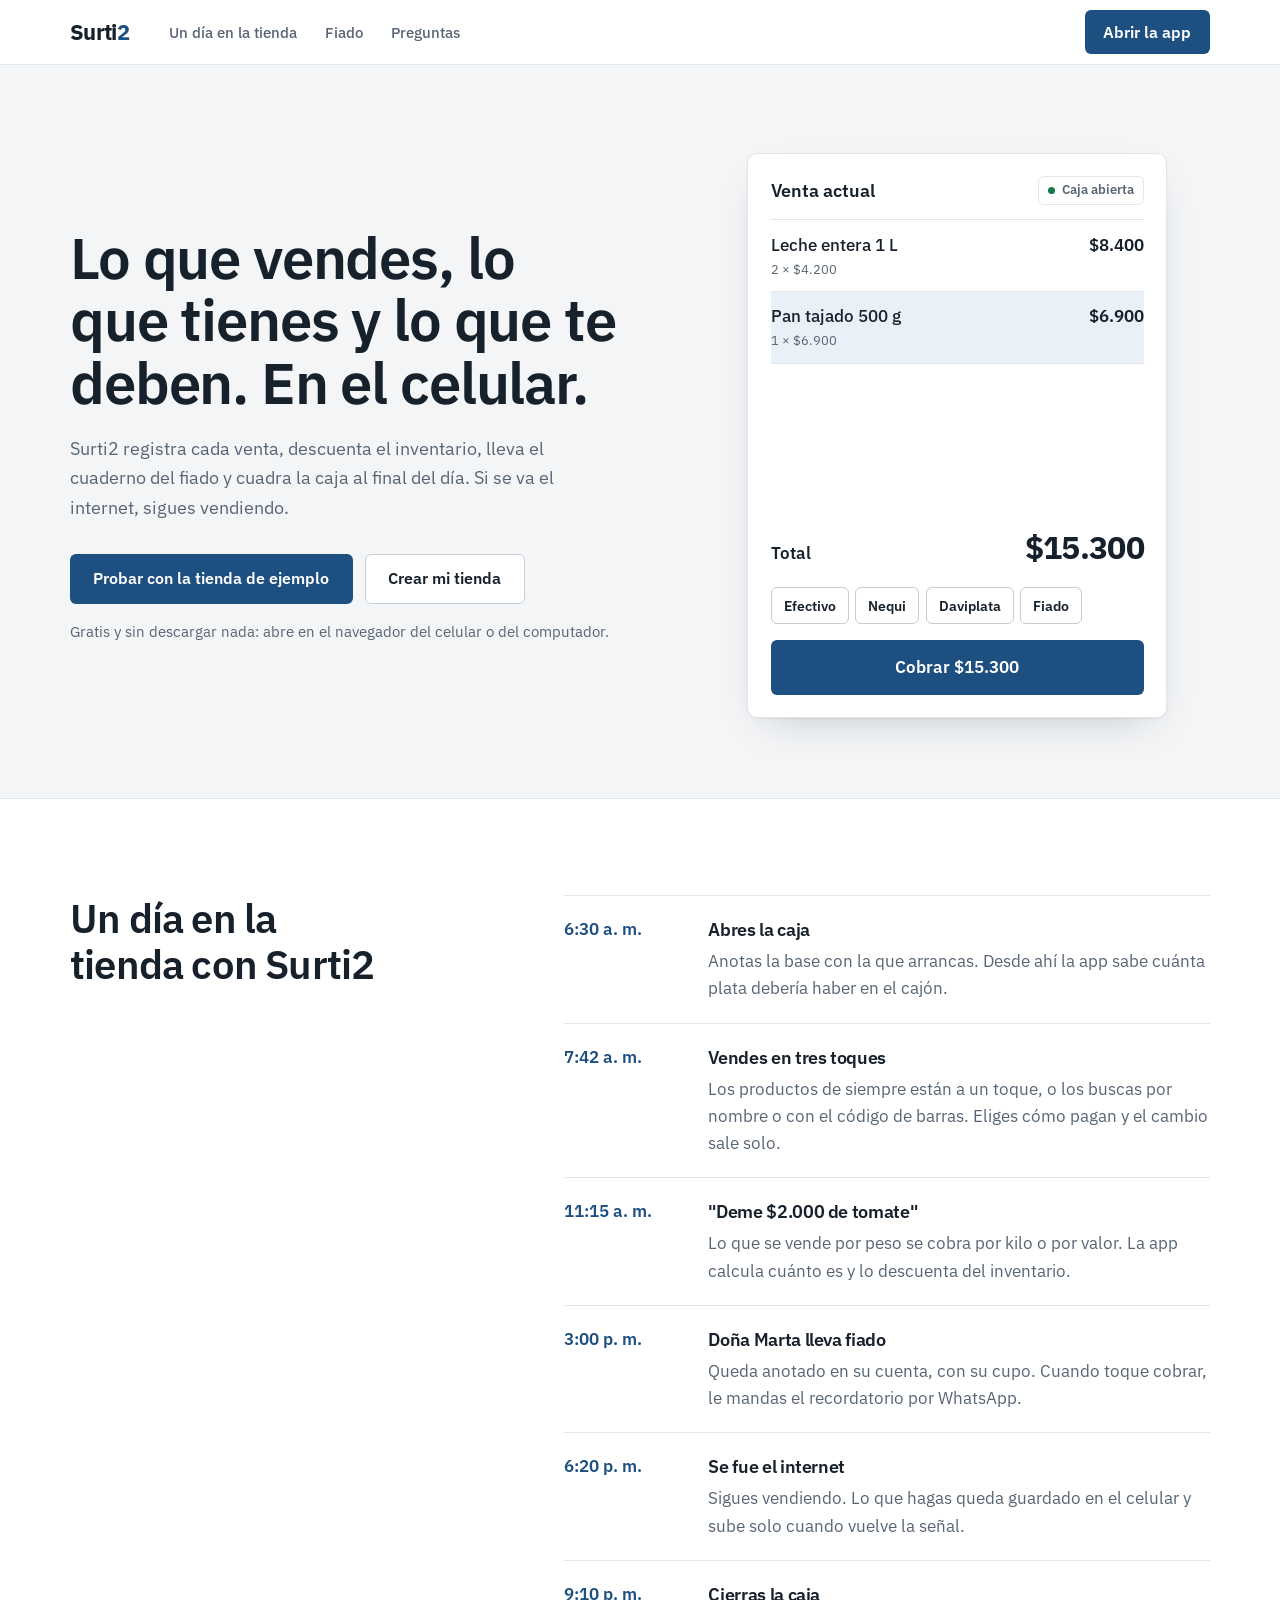
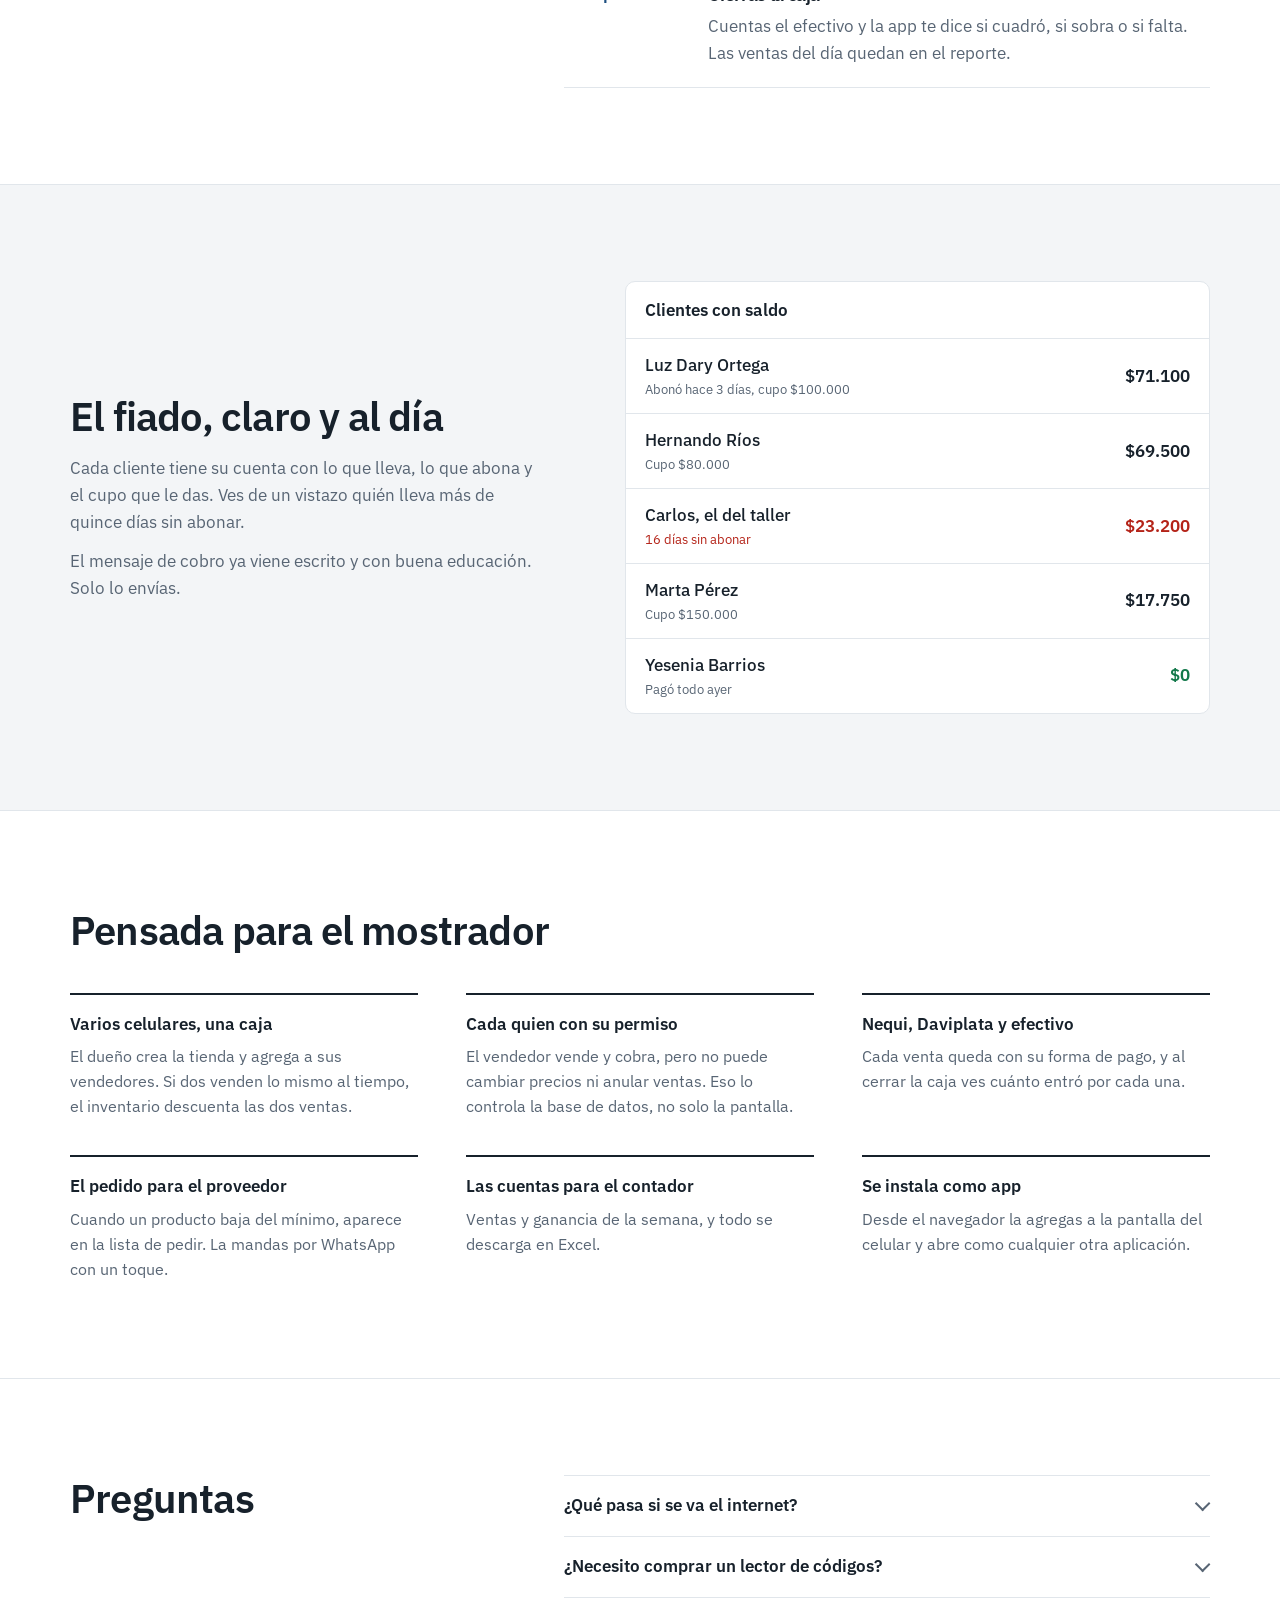
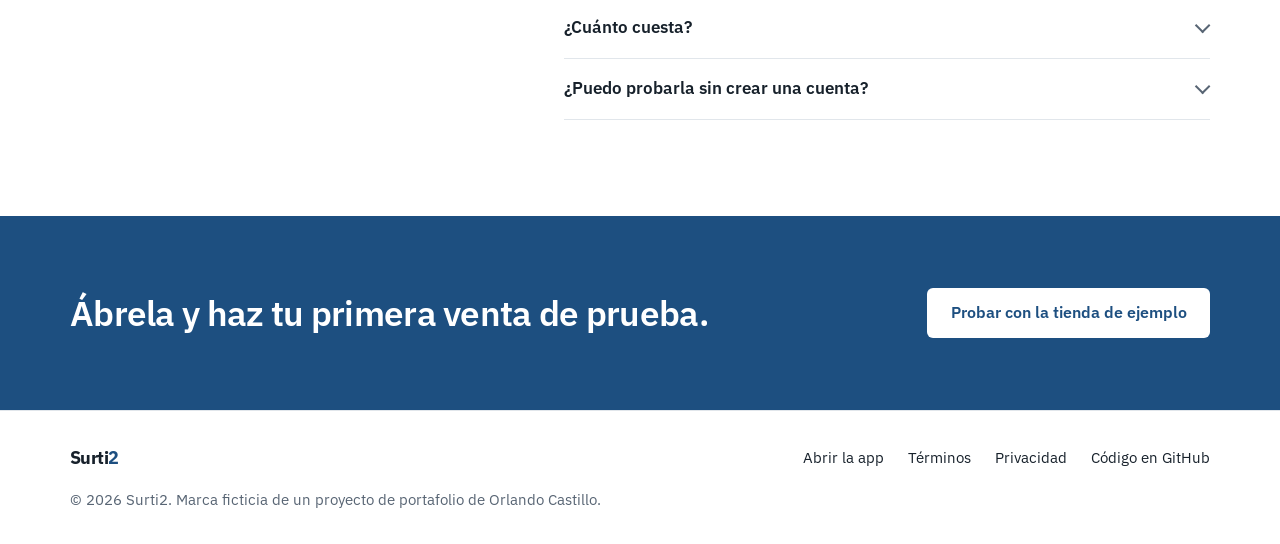
<file: index.html>
<!doctype html>
<html lang="es-CO">
  <head>
    <meta charset="UTF-8" />
    <script src="js/inicio.js"></script>
    <meta name="viewport" content="width=device-width, initial-scale=1.0" />
    <title>Surti2 | Ventas, inventario y fiado para la tienda de barrio</title>
    <meta
      name="description"
      content="Surti2 es la app de la tienda de barrio: registra ventas, descuenta el inventario, lleva el fiado y cuadra la caja desde el celular. Sigue funcionando sin internet."
    />
    <meta name="theme-color" content="#ffffff" />
    <meta property="og:title" content="Surti2, la app de la tienda de barrio" />
    <meta property="og:description" content="Ventas, inventario, fiado y caja en el celular. Sigue funcionando sin internet." />
    <meta property="og:type" content="website" />
    <link rel="icon" href="img/favicon.svg" type="image/svg+xml" />

    <link rel="preload" href="fonts/plex-400.woff2" as="font" type="font/woff2" crossorigin />
    <link rel="preload" href="fonts/plex-600.woff2" as="font" type="font/woff2" crossorigin />
    <link rel="stylesheet" href="css/styles.css" />
  </head>
  <body>
    <a class="skip" href="#contenido">Saltar al contenido</a>

    <header class="nav">
      <div class="container nav__inner">
        <a class="logo" href="#" aria-label="Surti2, inicio">Surti<span class="logo__dos" aria-hidden="true">2</span></a>

        <nav class="nav__links" id="menu" aria-label="Principal">
          <a href="#dia">Un día en la tienda</a>
          <a href="#fiado">Fiado</a>
          <a href="#preguntas">Preguntas</a>
        </nav>

        <div class="nav__actions">
          <a class="btn btn--primary nav__cta" href="app/">Abrir la app</a>
          <button class="nav__burger" type="button" aria-expanded="false" aria-controls="menu" data-menu-toggle>
            <span class="sr-only">Abrir menú</span>
            <span aria-hidden="true"></span>
          </button>
        </div>
      </div>
    </header>

    <main id="contenido">
      <section class="hero">
        <div class="container hero__grid">
          <div class="hero__copy">
            <h1>Lo que vendes, lo que tienes y lo que te deben. En el celular.</h1>
            <p class="hero__lead">
              Surti2 registra cada venta, descuenta el inventario, lleva el cuaderno del fiado y cuadra la caja al final del día.
              Si se va el internet, sigues vendiendo.
            </p>
            <div class="hero__ctas">
              <a class="btn btn--primary btn--lg" href="app/">Probar con la tienda de ejemplo</a>
              <a class="btn btn--line btn--lg" href="app/#/registro">Crear mi tienda</a>
            </div>
            <p class="hero__note">Gratis y sin descargar nada: abre en el navegador del celular o del computador.</p>
          </div>

          <!-- Una venta completa como se hace en la app: se agregan los productos, se elige el pago y se cobra -->
          <div class="hero__visual">
            <figure class="venta" data-venta role="img" aria-label="Venta de leche, pan, huevos y café por $40.600, pagada con Nequi">
              <div class="venta__head">
                <p class="venta__titulo">Venta actual</p>
                <p class="venta__caja">Caja abierta</p>
              </div>
              <ul class="venta__lineas">
                <li data-valor="8400"><span>Leche entera 1 L<small>2 × $4.200</small></span><span>$8.400</span></li>
                <li data-valor="6900"><span>Pan tajado 500 g<small>1 × $6.900</small></span><span>$6.900</span></li>
                <li data-valor="13500"><span>Huevos AA × 12<small>1 × $13.500</small></span><span>$13.500</span></li>
                <li data-valor="11800"><span>Café molido 250 g<small>1 × $11.800</small></span><span>$11.800</span></li>
              </ul>
              <p class="venta__total"><span>Total</span><strong data-total>$40.600</strong></p>
              <div class="venta__pagos">
                <span>Efectivo</span><span class="is-on" data-pago>Nequi</span><span>Daviplata</span><span>Fiado</span>
              </div>
              <p class="venta__cobrar">Cobrar <span data-total>$40.600</span></p>
              <div class="venta__hecha">
                <svg viewBox="0 0 24 24" aria-hidden="true"><path d="m5 12.5 4.5 4.5L19 7.5" /></svg>
                <p class="venta__hecha-titulo">Venta 1284 guardada</p>
                <p>Pagó $40.600 con Nequi. El inventario ya se descontó.</p>
              </div>
            </figure>
            <button class="venta__repetir" type="button" data-repetir hidden>Ver la venta otra vez</button>
          </div>
        </div>
      </section>

      <section class="section" id="dia">
        <div class="container">
          <h2 class="section__title">Un día en la tienda con Surti2</h2>
          <ol class="dia">
            <li>
              <span class="hora">6:30 a. m.</span>
              <div>
                <h3>Abres la caja</h3>
                <p>Anotas la base con la que arrancas. Desde ahí la app sabe cuánta plata debería haber en el cajón.</p>
              </div>
            </li>
            <li>
              <span class="hora">7:42 a. m.</span>
              <div>
                <h3>Vendes en tres toques</h3>
                <p>Los productos de siempre están a un toque, o los buscas por nombre o con el código de barras. Eliges cómo pagan y el cambio sale solo.</p>
              </div>
            </li>
            <li>
              <span class="hora">11:15 a. m.</span>
              <div>
                <h3>"Deme $2.000 de tomate"</h3>
                <p>Lo que se vende por peso se cobra por kilo o por valor. La app calcula cuánto es y lo descuenta del inventario.</p>
              </div>
            </li>
            <li>
              <span class="hora">3:00 p. m.</span>
              <div>
                <h3>Doña Marta lleva fiado</h3>
                <p>Queda anotado en su cuenta, con su cupo. Cuando toque cobrar, le mandas el recordatorio por WhatsApp.</p>
              </div>
            </li>
            <li>
              <span class="hora">6:20 p. m.</span>
              <div>
                <h3>Se fue el internet</h3>
                <p>Sigues vendiendo. Lo que hagas queda guardado en el celular y sube solo cuando vuelve la señal.</p>
              </div>
            </li>
            <li>
              <span class="hora">9:10 p. m.</span>
              <div>
                <h3>Cierras la caja</h3>
                <p>Cuentas el efectivo y la app te dice si cuadró, si sobra o si falta. Las ventas del día quedan en el reporte.</p>
              </div>
            </li>
          </ol>
        </div>
      </section>

      <section class="fiado" id="fiado">
        <div class="container fiado__grid">
          <div class="fiado__texto">
            <h2>El fiado, claro y al día</h2>
            <p>Cada cliente tiene su cuenta con lo que lleva, lo que abona y el cupo que le das. Ves de un vistazo quién lleva más de quince días sin abonar.</p>
            <p>El mensaje de cobro ya viene escrito y con buena educación. Solo lo envías.</p>
          </div>
          <div class="cuaderno" aria-hidden="true">
            <p class="cuaderno__titulo">Clientes con saldo</p>
            <ul>
              <li><span>Luz Dary Ortega<small>Abonó hace 3 días, cupo $100.000</small></span><span>$71.100</span></li>
              <li><span>Hernando Ríos<small>Cupo $80.000</small></span><span>$69.500</span></li>
              <li class="cuaderno__vence"><span>Carlos, el del taller<small>16 días sin abonar</small></span><span>$23.200</span></li>
              <li><span>Marta Pérez<small>Cupo $150.000</small></span><span>$17.750</span></li>
              <li class="cuaderno__pago"><span>Yesenia Barrios<small>Pagó todo ayer</small></span><span>$0</span></li>
            </ul>
          </div>
        </div>
      </section>

      <section class="section" id="tienda">
        <div class="container">
          <h2 class="section__title">Pensada para el mostrador</h2>
          <dl class="hecha">
            <div>
              <dt>Varios celulares, una caja</dt>
              <dd>El dueño crea la tienda y agrega a sus vendedores. Si dos venden lo mismo al tiempo, el inventario descuenta las dos ventas.</dd>
            </div>
            <div>
              <dt>Cada quien con su permiso</dt>
              <dd>El vendedor vende y cobra, pero no puede cambiar precios ni anular ventas. Eso lo controla la base de datos, no solo la pantalla.</dd>
            </div>
            <div>
              <dt>Nequi, Daviplata y efectivo</dt>
              <dd>Cada venta queda con su forma de pago, y al cerrar la caja ves cuánto entró por cada una.</dd>
            </div>
            <div>
              <dt>El pedido para el proveedor</dt>
              <dd>Cuando un producto baja del mínimo, aparece en la lista de pedir. La mandas por WhatsApp con un toque.</dd>
            </div>
            <div>
              <dt>Las cuentas para el contador</dt>
              <dd>Ventas y ganancia de la semana, y todo se descarga en Excel.</dd>
            </div>
            <div>
              <dt>Se instala como app</dt>
              <dd>Desde el navegador la agregas a la pantalla del celular y abre como cualquier otra aplicación.</dd>
            </div>
          </dl>
        </div>
      </section>

      <section class="section section--pared" id="preguntas">
        <div class="container faq">
          <h2 class="section__title">Preguntas</h2>
          <div class="faq__list" data-accordion>
            <div class="faq__item">
              <h3><button type="button" aria-expanded="false" aria-controls="r1" id="q1">¿Qué pasa si se va el internet?</button></h3>
              <div class="faq__answer" id="r1" role="region" aria-labelledby="q1" hidden>
                <p>Sigues vendiendo normal. Los cambios quedan en el celular y se suben solos cuando vuelve la conexión.</p>
              </div>
            </div>
            <div class="faq__item">
              <h3><button type="button" aria-expanded="false" aria-controls="r2" id="q2">¿Necesito comprar un lector de códigos?</button></h3>
              <div class="faq__answer" id="r2" role="region" aria-labelledby="q2" hidden>
                <p>No. En Android la cámara del celular lee el código de barras. Si ya tienes un lector USB, también funciona.</p>
              </div>
            </div>
            <div class="faq__item">
              <h3><button type="button" aria-expanded="false" aria-controls="r3" id="q3">¿Cuánto cuesta?</button></h3>
              <div class="faq__answer" id="r3" role="region" aria-labelledby="q3" hidden>
                <p>Nada. Surti2 es un proyecto de portafolio y se puede usar gratis.</p>
              </div>
            </div>
            <div class="faq__item">
              <h3><button type="button" aria-expanded="false" aria-controls="r4" id="q4">¿Puedo probarla sin crear una cuenta?</button></h3>
              <div class="faq__answer" id="r4" role="region" aria-labelledby="q4" hidden>
                <p>Sí. "Probar con la tienda de ejemplo" abre una tienda con productos, clientes y una semana de ventas. Lo que cambies ahí se queda en tu navegador.</p>
              </div>
            </div>
          </div>
        </div>
      </section>

      <section class="cierre">
        <div class="container cierre__inner">
          <h2>Ábrela y haz tu primera venta de prueba.</h2>
          <a class="btn btn--primary btn--lg" href="app/">Probar con la tienda de ejemplo</a>
        </div>
      </section>
    </main>

    <footer class="footer">
      <div class="container footer__inner">
        <p class="logo logo--chico">Surti<span class="logo__dos" aria-hidden="true">2</span></p>
        <nav aria-label="Más">
          <a href="app/">Abrir la app</a>
          <a href="terminos.html">Términos</a>
          <a href="privacidad.html">Privacidad</a>
          <a href="https://github.com/orlandocastillo-dev/surtido-app">Código en GitHub</a>
        </nav>
        <p class="footer__legal">© <span data-year>2026</span> Surti2. Marca ficticia de un proyecto de portafolio de Orlando Castillo.</p>
      </div>
    </footer>

    <script src="js/main.js" defer></script>
  </body>
</html>
</file>
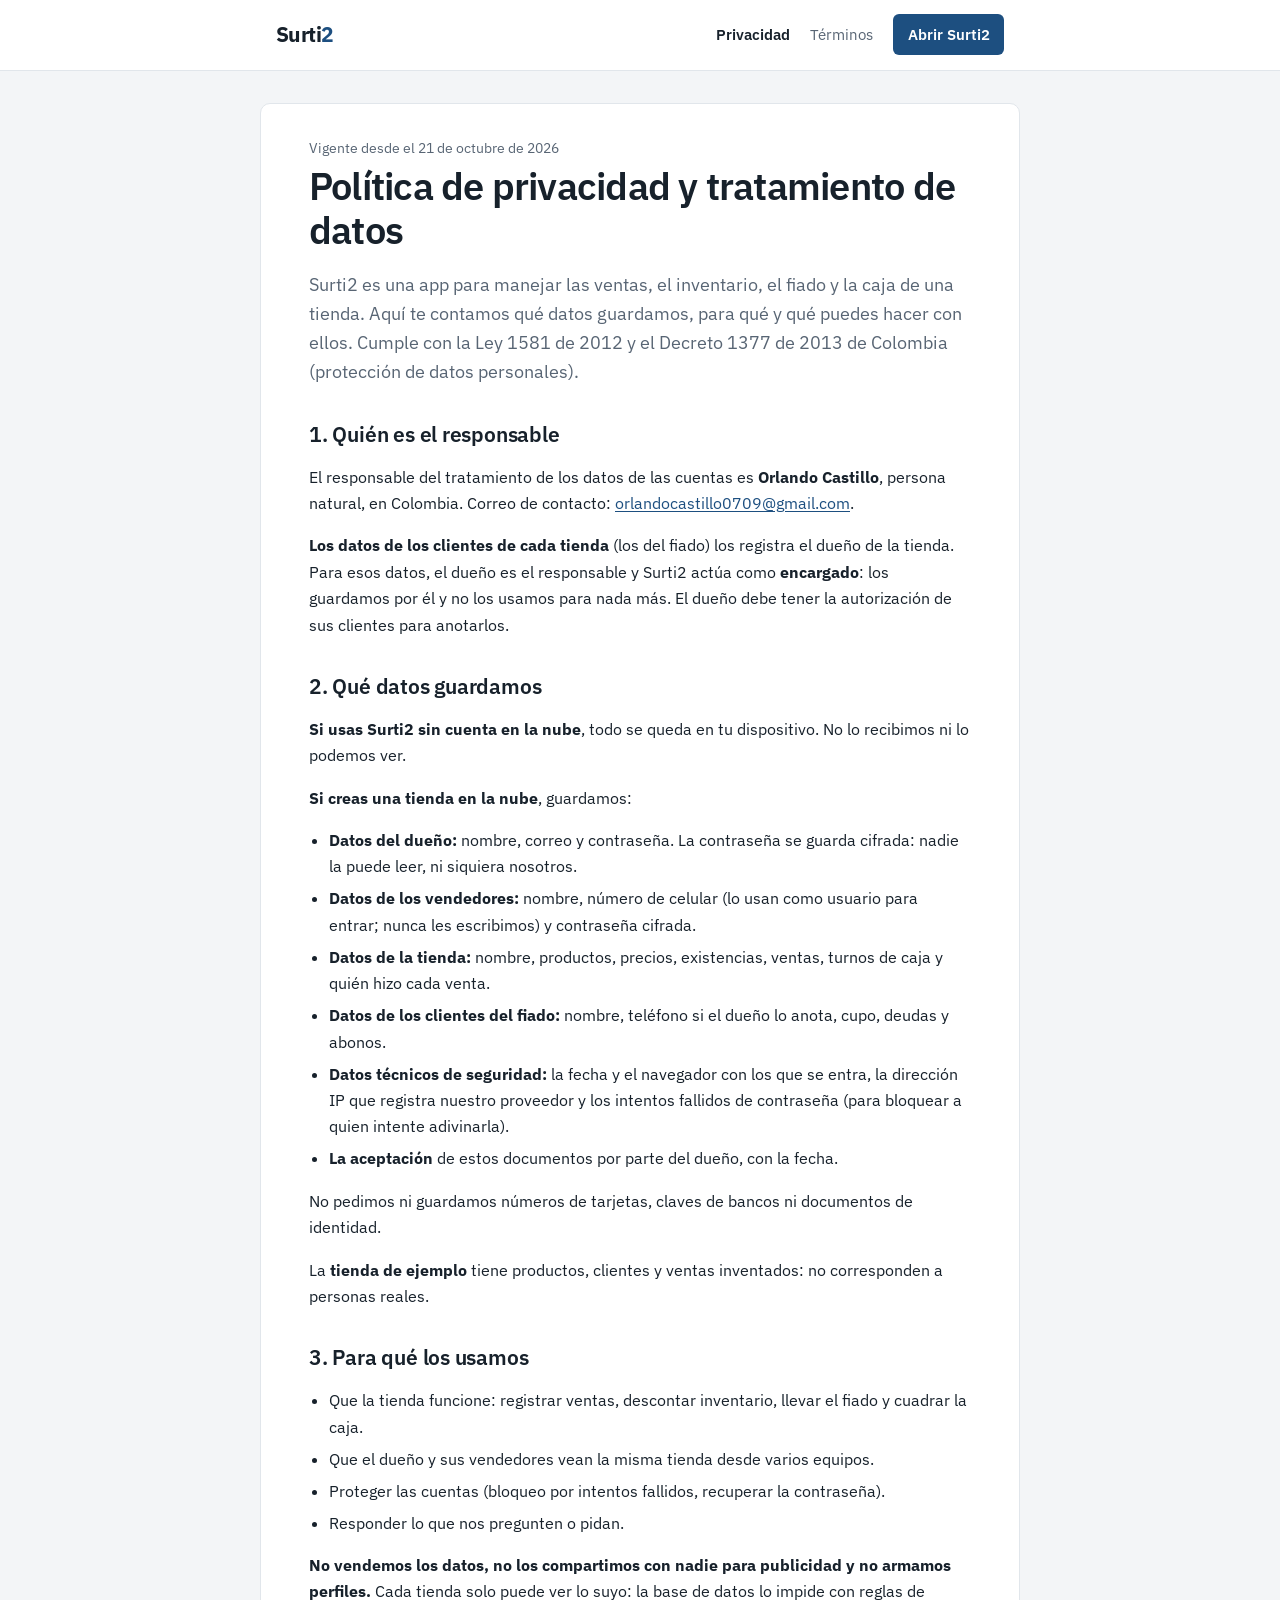
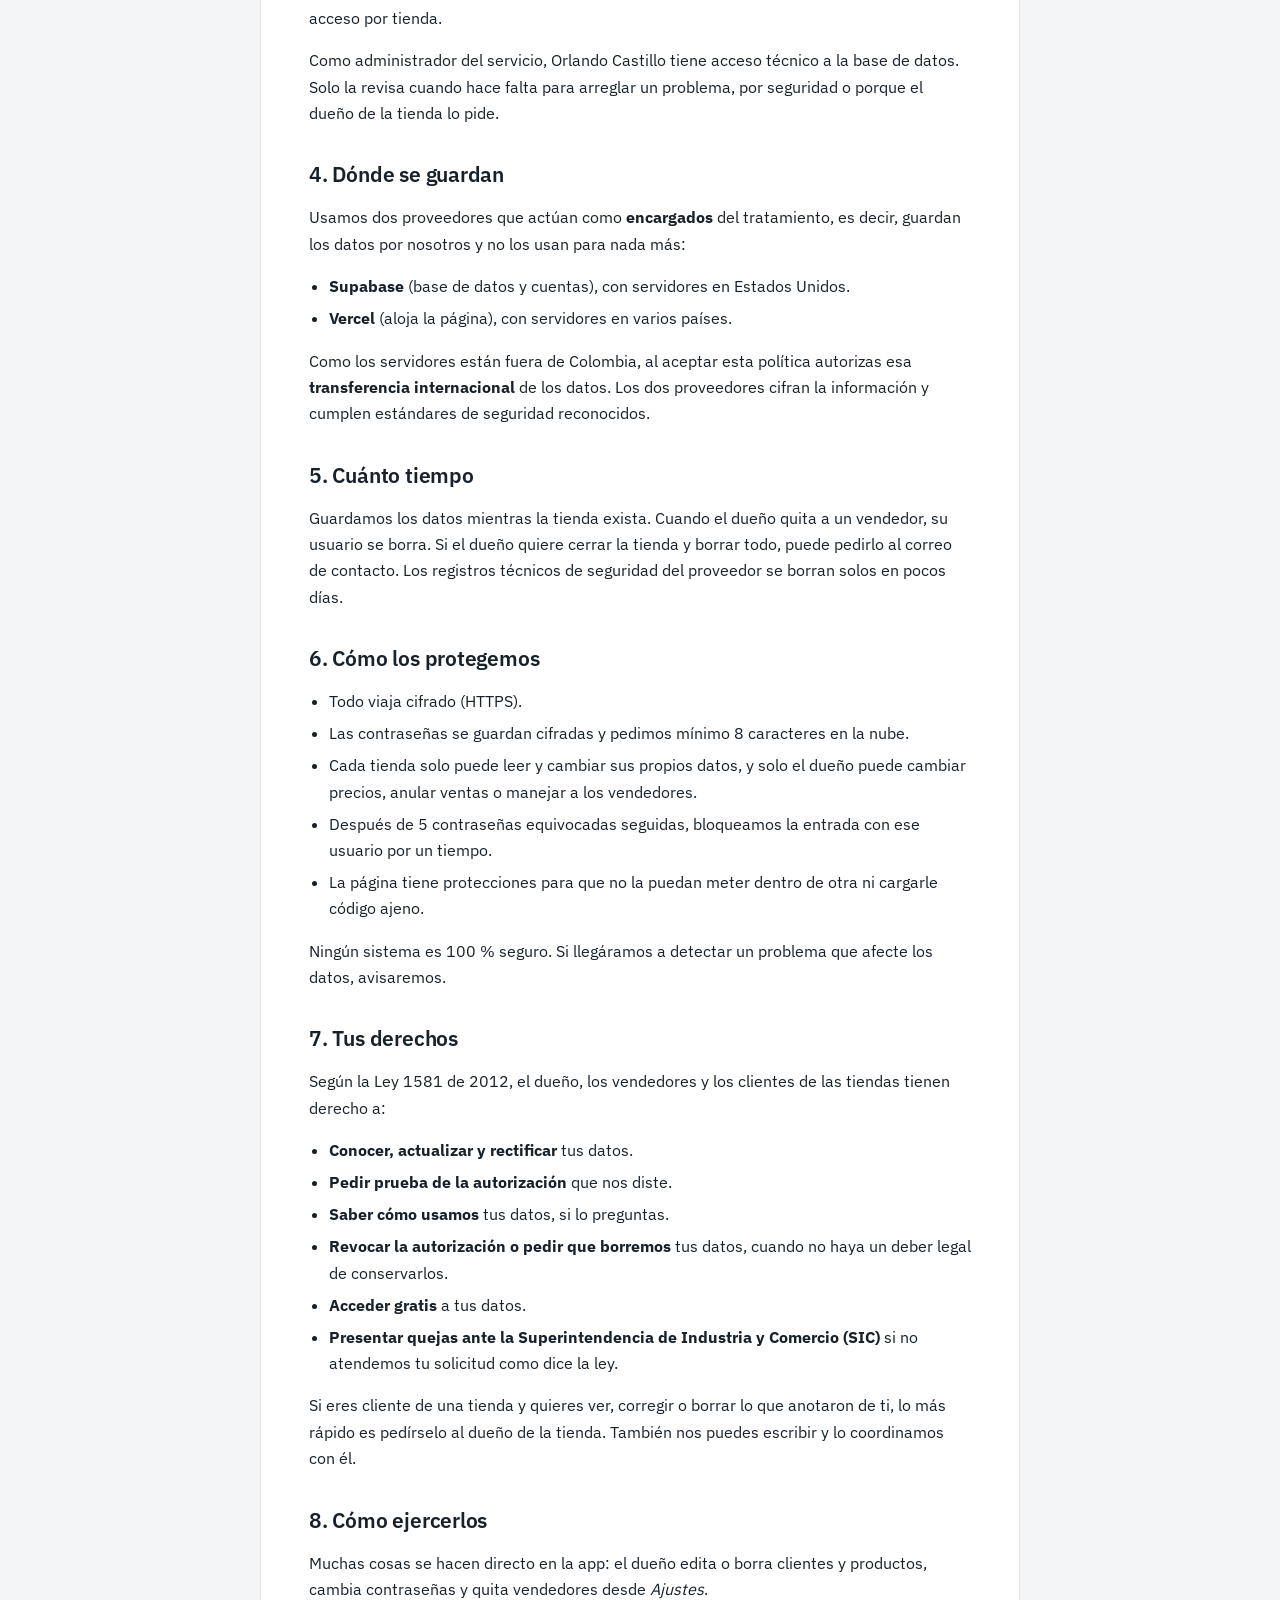
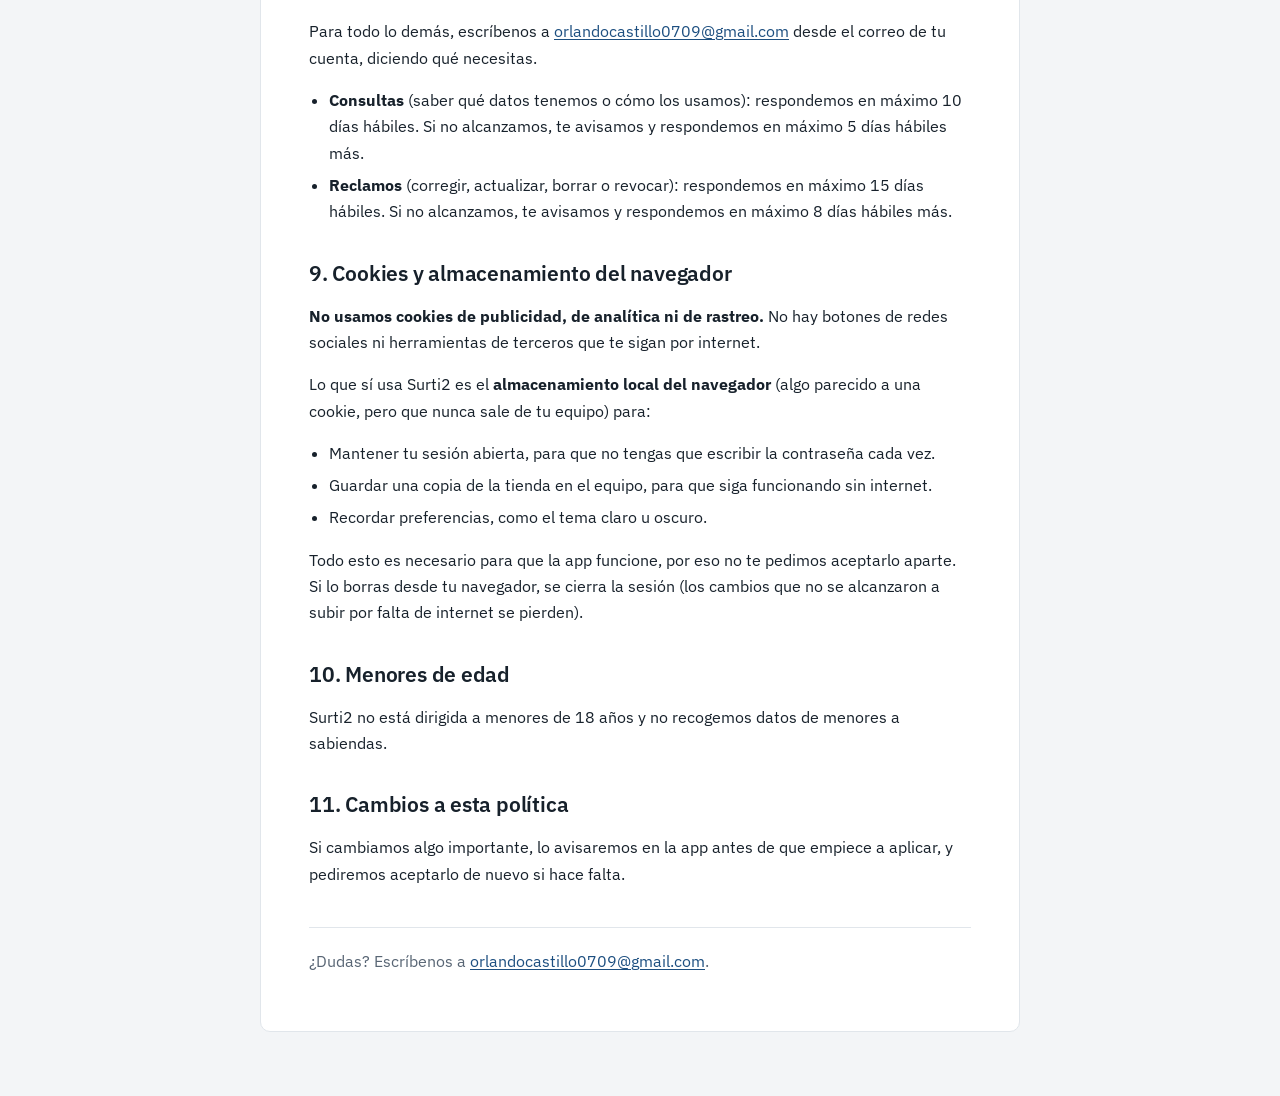
<file: privacidad.html>
<!doctype html>
<html lang="es-CO">
  <head>
    <meta charset="UTF-8" />
    <meta name="viewport" content="width=device-width, initial-scale=1.0" />
    <title>Política de privacidad y tratamiento de datos · Surti2</title>
    <meta name="description" content="Política de privacidad y tratamiento de datos de Surti2." />
    <link rel="icon" href="img/favicon.svg" />
    <link rel="stylesheet" href="css/legal.css" />
  </head>
  <body>
    <header class="legal-top">
      <div>
        <a class="legal-marca" href="./">Surti<span aria-hidden="true">2</span></a>
        <nav>
        <a href="privacidad.html" aria-current="page">Privacidad</a>
        <a href="terminos.html">Términos</a>
        <a class="legal-app" href="app/">Abrir Surti2</a>
      </nav>
      </div>
    </header>
    <main class="legal">
      <p class="legal-fecha">Vigente desde el 21 de octubre de 2026</p>
      <h1>Política de privacidad y tratamiento de datos</h1>
      <p class="lead">Surti2 es una app para manejar las ventas, el inventario, el fiado y la caja de una tienda. Aquí te contamos qué datos guardamos, para qué y qué puedes hacer con ellos. Cumple con la Ley 1581 de 2012 y el Decreto 1377 de 2013 de Colombia (protección de datos personales).</p>

      <h2>1. Quién es el responsable</h2>
      <p>El responsable del tratamiento de los datos de las cuentas es <b>Orlando Castillo</b>, persona natural, en Colombia. Correo de contacto: <a href="mailto:orlandocastillo0709@gmail.com">orlandocastillo0709@gmail.com</a>.</p>
      <p><b>Los datos de los clientes de cada tienda</b> (los del fiado) los registra el dueño de la tienda. Para esos datos, el dueño es el responsable y Surti2 actúa como <b>encargado</b>: los guardamos por él y no los usamos para nada más. El dueño debe tener la autorización de sus clientes para anotarlos.</p>

      <h2>2. Qué datos guardamos</h2>
      <p><b>Si usas Surti2 sin cuenta en la nube</b>, todo se queda en tu dispositivo. No lo recibimos ni lo podemos ver.</p>
      <p><b>Si creas una tienda en la nube</b>, guardamos:</p>
      <ul>
        <li><b>Datos del dueño:</b> nombre, correo y contraseña. La contraseña se guarda cifrada: nadie la puede leer, ni siquiera nosotros.</li>
        <li><b>Datos de los vendedores:</b> nombre, número de celular (lo usan como usuario para entrar; nunca les escribimos) y contraseña cifrada.</li>
        <li><b>Datos de la tienda:</b> nombre, productos, precios, existencias, ventas, turnos de caja y quién hizo cada venta.</li>
        <li><b>Datos de los clientes del fiado:</b> nombre, teléfono si el dueño lo anota, cupo, deudas y abonos.</li>
        <li><b>Datos técnicos de seguridad:</b> la fecha y el navegador con los que se entra, la dirección IP que registra nuestro proveedor y los intentos fallidos de contraseña (para bloquear a quien intente adivinarla).</li>
        <li><b>La aceptación</b> de estos documentos por parte del dueño, con la fecha.</li>
      </ul>
      <p>No pedimos ni guardamos números de tarjetas, claves de bancos ni documentos de identidad.</p>
      <p>La <b>tienda de ejemplo</b> tiene productos, clientes y ventas inventados: no corresponden a personas reales.</p>

      <h2>3. Para qué los usamos</h2>
      <ul>
        <li>Que la tienda funcione: registrar ventas, descontar inventario, llevar el fiado y cuadrar la caja.</li>
        <li>Que el dueño y sus vendedores vean la misma tienda desde varios equipos.</li>
        <li>Proteger las cuentas (bloqueo por intentos fallidos, recuperar la contraseña).</li>
        <li>Responder lo que nos pregunten o pidan.</li>
      </ul>
      <p><b>No vendemos los datos, no los compartimos con nadie para publicidad y no armamos perfiles.</b> Cada tienda solo puede ver lo suyo: la base de datos lo impide con reglas de acceso por tienda.</p>
      <p>Como administrador del servicio, Orlando Castillo tiene acceso técnico a la base de datos. Solo la revisa cuando hace falta para arreglar un problema, por seguridad o porque el dueño de la tienda lo pide.</p>

      <h2>4. Dónde se guardan</h2>
      <p>Usamos dos proveedores que actúan como <b>encargados</b> del tratamiento, es decir, guardan los datos por nosotros y no los usan para nada más:</p>
      <ul>
        <li><b>Supabase</b> (base de datos y cuentas), con servidores en Estados Unidos.</li>
        <li><b>Vercel</b> (aloja la página), con servidores en varios países.</li>
      </ul>
      <p>Como los servidores están fuera de Colombia, al aceptar esta política autorizas esa <b>transferencia internacional</b> de los datos. Los dos proveedores cifran la información y cumplen estándares de seguridad reconocidos.</p>

      <h2>5. Cuánto tiempo</h2>
      <p>Guardamos los datos mientras la tienda exista. Cuando el dueño quita a un vendedor, su usuario se borra. Si el dueño quiere cerrar la tienda y borrar todo, puede pedirlo al correo de contacto. Los registros técnicos de seguridad del proveedor se borran solos en pocos días.</p>

      <h2>6. Cómo los protegemos</h2>
      <ul>
        <li>Todo viaja cifrado (HTTPS).</li>
        <li>Las contraseñas se guardan cifradas y pedimos mínimo 8 caracteres en la nube.</li>
        <li>Cada tienda solo puede leer y cambiar sus propios datos, y solo el dueño puede cambiar precios, anular ventas o manejar a los vendedores.</li>
        <li>Después de 5 contraseñas equivocadas seguidas, bloqueamos la entrada con ese usuario por un tiempo.</li>
        <li>La página tiene protecciones para que no la puedan meter dentro de otra ni cargarle código ajeno.</li>
      </ul>
      <p>Ningún sistema es 100&nbsp;% seguro. Si llegáramos a detectar un problema que afecte los datos, avisaremos.</p>

      <h2>7. Tus derechos</h2>
      <p>Según la Ley 1581 de 2012, el dueño, los vendedores y los clientes de las tiendas tienen derecho a:</p>

      <ul>
        <li><b>Conocer, actualizar y rectificar</b> tus datos.</li>
        <li><b>Pedir prueba de la autorización</b> que nos diste.</li>
        <li><b>Saber cómo usamos</b> tus datos, si lo preguntas.</li>
        <li><b>Revocar la autorización o pedir que borremos</b> tus datos, cuando no haya un deber legal de conservarlos.</li>
        <li><b>Acceder gratis</b> a tus datos.</li>
        <li><b>Presentar quejas ante la Superintendencia de Industria y Comercio (SIC)</b> si no atendemos tu solicitud como dice la ley.</li>
      </ul>

      <p>Si eres cliente de una tienda y quieres ver, corregir o borrar lo que anotaron de ti, lo más rápido es pedírselo al dueño de la tienda. También nos puedes escribir y lo coordinamos con él.</p>

      <h2>8. Cómo ejercerlos</h2>

      <p>Muchas cosas se hacen directo en la app: el dueño edita o borra clientes y productos, cambia contraseñas y quita vendedores desde <i>Ajustes</i>.</p>
      <p>Para todo lo demás, escríbenos a <a href="mailto:orlandocastillo0709@gmail.com">orlandocastillo0709@gmail.com</a> desde el correo de tu cuenta, diciendo qué necesitas.</p>
      <ul>
        <li><b>Consultas</b> (saber qué datos tenemos o cómo los usamos): respondemos en máximo 10 días hábiles. Si no alcanzamos, te avisamos y respondemos en máximo 5 días hábiles más.</li>
        <li><b>Reclamos</b> (corregir, actualizar, borrar o revocar): respondemos en máximo 15 días hábiles. Si no alcanzamos, te avisamos y respondemos en máximo 8 días hábiles más.</li>
      </ul>


      <h2>9. Cookies y almacenamiento del navegador</h2>

      <p><b>No usamos cookies de publicidad, de analítica ni de rastreo.</b> No hay botones de redes sociales ni herramientas de terceros que te sigan por internet.</p>
      <p>Lo que sí usa Surti2 es el <b>almacenamiento local del navegador</b> (algo parecido a una cookie, pero que nunca sale de tu equipo) para:</p>
      <ul>
        <li>Mantener tu sesión abierta, para que no tengas que escribir la contraseña cada vez.</li>
        <li>Guardar una copia de la tienda en el equipo, para que siga funcionando sin internet.</li>
        <li>Recordar preferencias, como el tema claro u oscuro.</li>
      </ul>
      <p>Todo esto es necesario para que la app funcione, por eso no te pedimos aceptarlo aparte. Si lo borras desde tu navegador, se cierra la sesión (los cambios que no se alcanzaron a subir por falta de internet se pierden).</p>


      <h2>10. Menores de edad</h2>
      <p>Surti2 no está dirigida a menores de 18 años y no recogemos datos de menores a sabiendas.</p>

      <h2>11. Cambios a esta política</h2>
      <p>Si cambiamos algo importante, lo avisaremos en la app antes de que empiece a aplicar, y pediremos aceptarlo de nuevo si hace falta.</p>
      <p class="legal-fin">¿Dudas? Escríbenos a <a href="mailto:orlandocastillo0709@gmail.com">orlandocastillo0709@gmail.com</a>.</p>
    </main>
  </body>
</html>
</file>
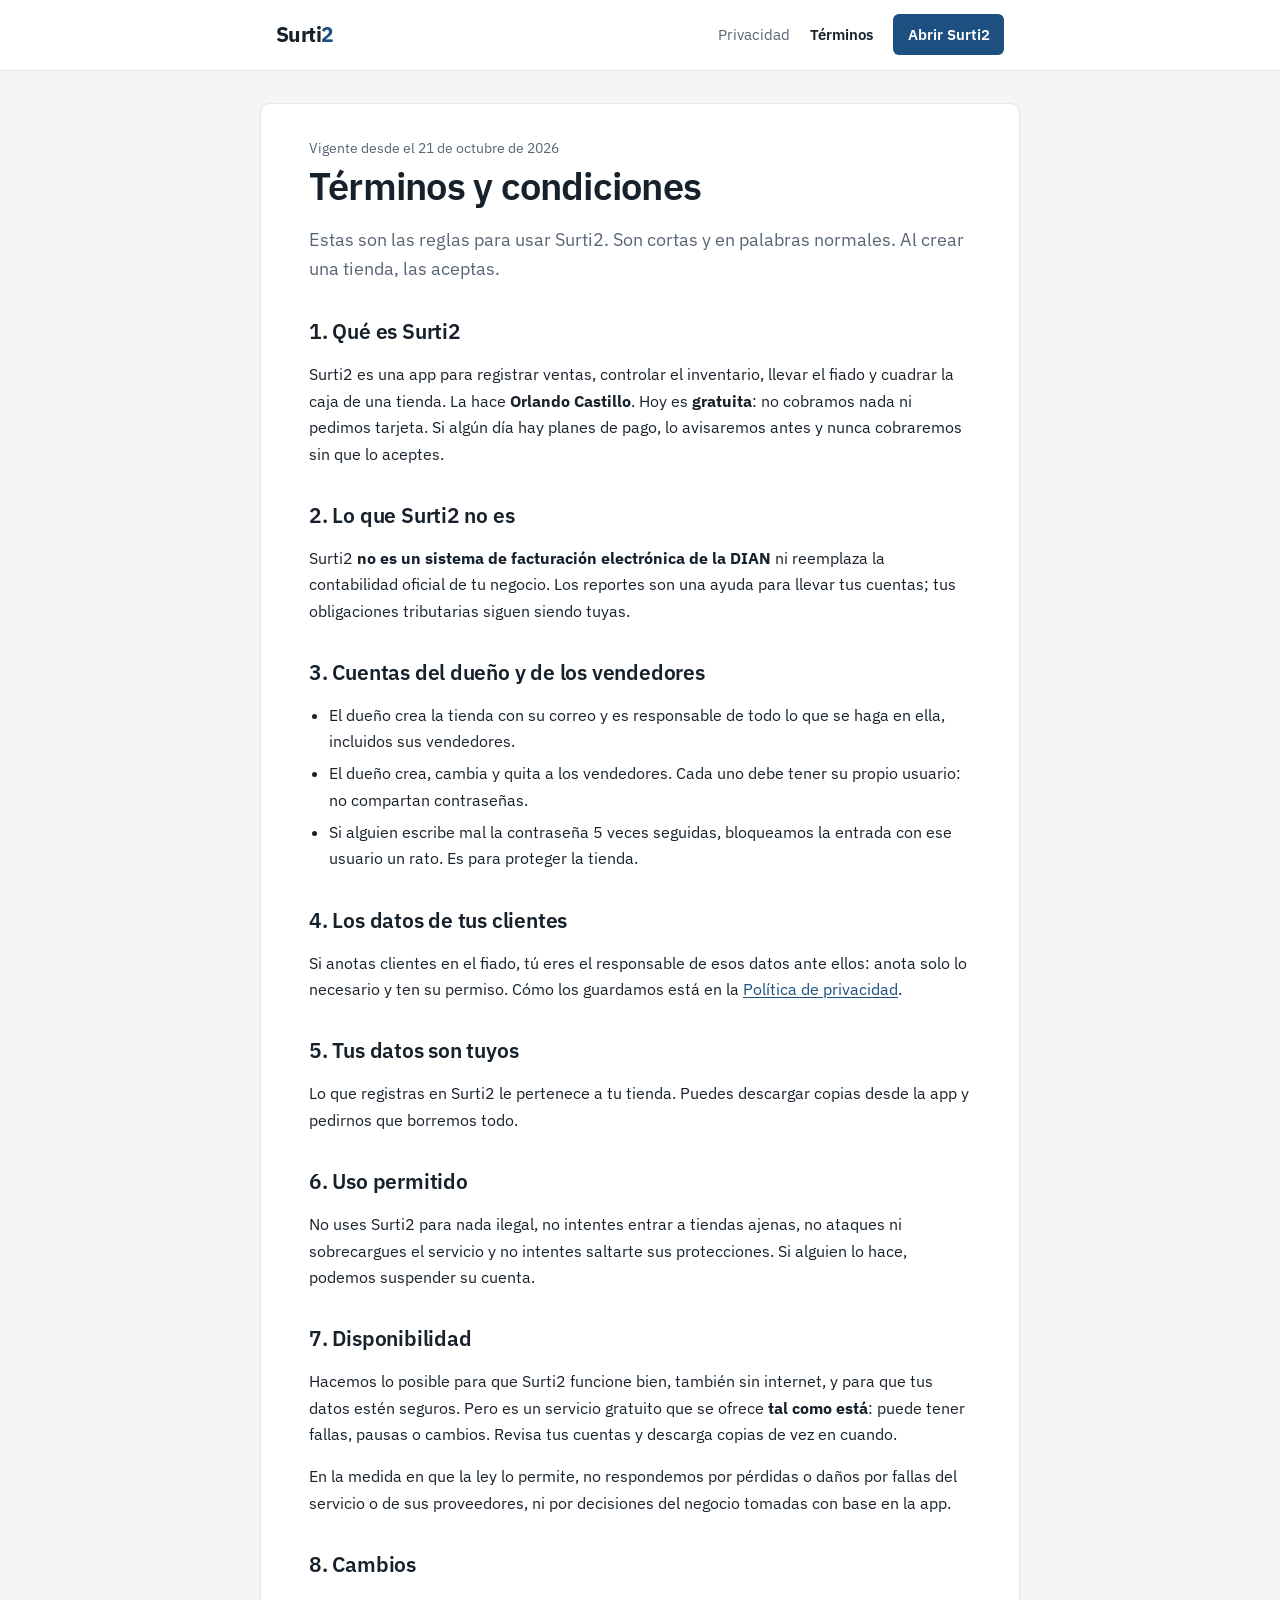
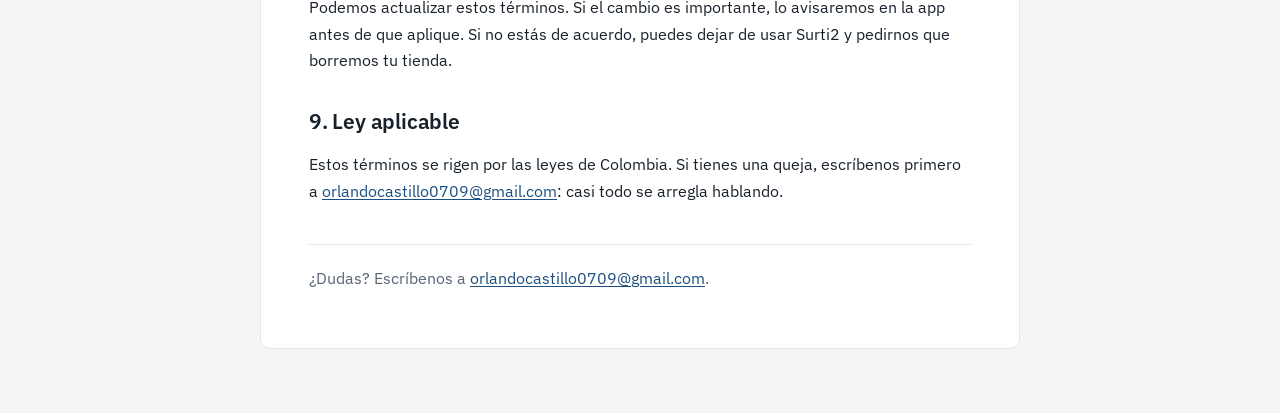
<file: terminos.html>
<!doctype html>
<html lang="es-CO">
  <head>
    <meta charset="UTF-8" />
    <meta name="viewport" content="width=device-width, initial-scale=1.0" />
    <title>Términos y condiciones · Surti2</title>
    <meta name="description" content="Términos y condiciones de Surti2." />
    <link rel="icon" href="img/favicon.svg" />
    <link rel="stylesheet" href="css/legal.css" />
  </head>
  <body>
    <header class="legal-top">
      <div>
        <a class="legal-marca" href="./">Surti<span aria-hidden="true">2</span></a>
        <nav>
        <a href="privacidad.html">Privacidad</a>
        <a href="terminos.html" aria-current="page">Términos</a>
        <a class="legal-app" href="app/">Abrir Surti2</a>
      </nav>
      </div>
    </header>
    <main class="legal">
      <p class="legal-fecha">Vigente desde el 21 de octubre de 2026</p>
      <h1>Términos y condiciones</h1>
      <p class="lead">Estas son las reglas para usar Surti2. Son cortas y en palabras normales. Al crear una tienda, las aceptas.</p>

      <h2>1. Qué es Surti2</h2>
      <p>Surti2 es una app para registrar ventas, controlar el inventario, llevar el fiado y cuadrar la caja de una tienda. La hace <b>Orlando Castillo</b>. Hoy es <b>gratuita</b>: no cobramos nada ni pedimos tarjeta. Si algún día hay planes de pago, lo avisaremos antes y nunca cobraremos sin que lo aceptes.</p>

      <h2>2. Lo que Surti2 no es</h2>
      <p>Surti2 <b>no es un sistema de facturación electrónica de la DIAN</b> ni reemplaza la contabilidad oficial de tu negocio. Los reportes son una ayuda para llevar tus cuentas; tus obligaciones tributarias siguen siendo tuyas.</p>

      <h2>3. Cuentas del dueño y de los vendedores</h2>
      <ul>
        <li>El dueño crea la tienda con su correo y es responsable de todo lo que se haga en ella, incluidos sus vendedores.</li>
        <li>El dueño crea, cambia y quita a los vendedores. Cada uno debe tener su propio usuario: no compartan contraseñas.</li>
        <li>Si alguien escribe mal la contraseña 5 veces seguidas, bloqueamos la entrada con ese usuario un rato. Es para proteger la tienda.</li>
      </ul>

      <h2>4. Los datos de tus clientes</h2>
      <p>Si anotas clientes en el fiado, tú eres el responsable de esos datos ante ellos: anota solo lo necesario y ten su permiso. Cómo los guardamos está en la <a href="privacidad.html">Política de privacidad</a>.</p>

      <h2>5. Tus datos son tuyos</h2>
      <p>Lo que registras en Surti2 le pertenece a tu tienda. Puedes descargar copias desde la app y pedirnos que borremos todo.</p>

      <h2>6. Uso permitido</h2>
      <p>No uses Surti2 para nada ilegal, no intentes entrar a tiendas ajenas, no ataques ni sobrecargues el servicio y no intentes saltarte sus protecciones. Si alguien lo hace, podemos suspender su cuenta.</p>

      <h2>7. Disponibilidad</h2>
      <p>Hacemos lo posible para que Surti2 funcione bien, también sin internet, y para que tus datos estén seguros. Pero es un servicio gratuito que se ofrece <b>tal como está</b>: puede tener fallas, pausas o cambios. Revisa tus cuentas y descarga copias de vez en cuando.</p>
      <p>En la medida en que la ley lo permite, no respondemos por pérdidas o daños por fallas del servicio o de sus proveedores, ni por decisiones del negocio tomadas con base en la app.</p>

      <h2>8. Cambios</h2>
      <p>Podemos actualizar estos términos. Si el cambio es importante, lo avisaremos en la app antes de que aplique. Si no estás de acuerdo, puedes dejar de usar Surti2 y pedirnos que borremos tu tienda.</p>

      <h2>9. Ley aplicable</h2>
      <p>Estos términos se rigen por las leyes de Colombia. Si tienes una queja, escríbenos primero a <a href="mailto:orlandocastillo0709@gmail.com">orlandocastillo0709@gmail.com</a>: casi todo se arregla hablando.</p>
      <p class="legal-fin">¿Dudas? Escríbenos a <a href="mailto:orlandocastillo0709@gmail.com">orlandocastillo0709@gmail.com</a>.</p>
    </main>
  </body>
</html>
</file>
<file: css/styles.css>
/* Surti2: página de presentación. Sobria, con la misma letra y colores de la app. */

@font-face {
  font-family: "IBM Plex Sans";
  font-weight: 400;
  font-display: swap;
  src: url("../fonts/plex-400.woff2") format("woff2");
}
@font-face {
  font-family: "IBM Plex Sans";
  font-weight: 500;
  font-display: swap;
  src: url("../fonts/plex-500.woff2") format("woff2");
}
@font-face {
  font-family: "IBM Plex Sans";
  font-weight: 600;
  font-display: swap;
  src: url("../fonts/plex-600.woff2") format("woff2");
}
@font-face {
  font-family: "IBM Plex Sans";
  font-weight: 700;
  font-display: swap;
  src: url("../fonts/plex-700.woff2") format("woff2");
}

:root {
  --bg: #f3f5f7;
  --surface: #ffffff;
  --ink: #17212b;
  --muted: #586574;
  --line: #e1e6eb;
  --line-strong: #c6ced7;
  --azul: #1d4f80;
  --azul-fuerte: #163d63;
  --azul-suave: #e9f0f7;
  --verde: #12784a;
  --rojo: #b42318;
  --font: "IBM Plex Sans", system-ui, sans-serif;
  color-scheme: light;
}

* {
  box-sizing: border-box;
}

html {
  -webkit-text-size-adjust: 100%;
  scroll-behavior: smooth;
  scroll-padding-top: 80px;
}

@media (prefers-reduced-motion: reduce) {
  html {
    scroll-behavior: auto;
  }
}

body {
  margin: 0;
  background: var(--surface);
  color: var(--ink);
  font: 400 1.0625rem/1.6 var(--font);
  font-variant-numeric: tabular-nums;
  -webkit-font-smoothing: antialiased;
}

h1,
h2,
h3,
p,
figure,
dl,
dd {
  margin: 0;
}

h1,
h2,
h3 {
  font-weight: 600;
  letter-spacing: -0.02em;
  text-wrap: balance;
}

a {
  color: var(--azul);
}

:focus-visible {
  outline: 2px solid var(--azul);
  outline-offset: 3px;
}

.sr-only {
  position: absolute;
  width: 1px;
  height: 1px;
  overflow: hidden;
  clip: rect(0 0 0 0);
  white-space: nowrap;
}

.skip {
  position: absolute;
  left: 16px;
  top: -60px;
  z-index: 100;
  padding: 0.6rem 1rem;
  border-radius: 6px;
  background: var(--ink);
  color: #fff;
}

.skip:focus {
  top: 12px;
}

.container {
  width: min(1140px, 100% - 32px);
  margin-inline: auto;
}

/* Botones */

.btn {
  display: inline-flex;
  align-items: center;
  justify-content: center;
  min-height: 44px;
  padding: 0 1.1rem;
  border: 1px solid transparent;
  border-radius: 6px;
  font: 600 0.975rem/1.2 var(--font);
  text-decoration: none;
  cursor: pointer;
  transition: background-color 0.15s, border-color 0.15s;
}

.btn--lg {
  min-height: 50px;
  padding: 0 1.4rem;
  font-size: 1.025rem;
}

.btn--primary {
  background: var(--azul);
  color: #fff;
}

.btn--primary:hover {
  background: var(--azul-fuerte);
}

.btn--line {
  border-color: var(--line-strong);
  background: var(--surface);
  color: var(--ink);
}

.btn--line:hover {
  border-color: var(--ink);
}

/* Barra de arriba */

.logo {
  color: var(--ink);
  font-size: 1.35rem;
  font-weight: 700;
  letter-spacing: -0.03em;
  text-decoration: none;
}

.logo__dos {
  color: var(--azul);
}

.nav {
  position: sticky;
  top: 0;
  z-index: 20;
  border-bottom: 1px solid var(--line);
  background: rgb(255 255 255 / 0.94);
  backdrop-filter: blur(8px);
}

.nav__inner {
  display: flex;
  align-items: center;
  gap: 2.5rem;
  min-height: 64px;
}

.nav__links {
  display: flex;
  gap: 1.75rem;
  margin-right: auto;
}

.nav__links a {
  color: var(--muted);
  font-size: 0.95rem;
  font-weight: 500;
  text-decoration: none;
}

.nav__links a:hover {
  color: var(--ink);
}

.nav__actions {
  display: flex;
  align-items: center;
  gap: 0.5rem;
}

.nav__burger {
  display: none;
  width: 44px;
  height: 44px;
  padding: 0;
  border: 1px solid var(--line-strong);
  border-radius: 6px;
  background: var(--surface);
  cursor: pointer;
}

.nav__burger span[aria-hidden] {
  position: relative;
  display: block;
  width: 18px;
  height: 2px;
  margin: 0 auto;
  background: var(--ink);
}

.nav__burger span[aria-hidden]::before,
.nav__burger span[aria-hidden]::after {
  content: "";
  position: absolute;
  left: 0;
  width: 18px;
  height: 2px;
  background: var(--ink);
}

.nav__burger span[aria-hidden]::before {
  top: -6px;
}

.nav__burger span[aria-hidden]::after {
  top: 6px;
}

@media (max-width: 760px) {
  .nav__inner {
    flex-wrap: wrap;
    gap: 0.75rem;
    justify-content: space-between;
  }
  .nav__burger {
    display: block;
  }
  .nav__links {
    display: none;
    order: 3;
    flex-direction: column;
    gap: 0;
    width: 100%;
    margin: 0;
    padding-bottom: 0.75rem;
  }
  .nav.is-open .nav__links {
    display: flex;
  }
  .nav__links a {
    padding: 0.7rem 0;
    border-top: 1px solid var(--line);
    font-size: 1rem;
  }
}

@media (max-width: 400px) {
  .nav__cta {
    display: none;
  }
}

/* Portada */

.hero {
  padding: clamp(3rem, 7vw, 5.5rem) 0 clamp(3rem, 7vw, 5rem);
  border-bottom: 1px solid var(--line);
  background: var(--bg);
}

.hero__grid {
  display: grid;
  grid-template-columns: minmax(0, 1.05fr) minmax(0, 0.95fr);
  gap: clamp(2.5rem, 6vw, 5rem);
  align-items: center;
}

@media (max-width: 900px) {
  .hero__grid {
    grid-template-columns: 1fr;
  }
}

.hero h1 {
  font-size: clamp(2.3rem, 5vw, 3.6rem);
  line-height: 1.08;
}

.hero__lead {
  max-width: 34rem;
  margin: 1.25rem 0 2rem;
  color: var(--muted);
  font-size: 1.15rem;
}

.hero__ctas {
  display: flex;
  flex-wrap: wrap;
  gap: 0.75rem;
}

.hero__note {
  margin-top: 1rem;
  color: var(--muted);
  font-size: 0.925rem;
}

/* La venta de la portada: main.js la arma paso a paso y al final le pone .is-lista */

.hero__visual {
  display: grid;
  justify-items: center;
  gap: 0.75rem;
}

.venta {
  position: relative;
  width: min(100%, 420px);
  padding: 1.35rem 1.4rem 1.4rem;
  border: 1px solid var(--line);
  border-radius: 10px;
  background: var(--surface);
  box-shadow: 0 1px 2px rgb(23 33 43 / 0.06), 0 16px 40px -20px rgb(23 33 43 / 0.25);
  overflow: hidden;
}

.venta__head {
  display: flex;
  align-items: center;
  justify-content: space-between;
  gap: 1rem;
  padding-bottom: 0.9rem;
  border-bottom: 1px solid var(--line);
}

.venta__titulo {
  font-size: 1.15rem;
  font-weight: 600;
}

.venta__caja {
  display: inline-flex;
  align-items: center;
  gap: 0.4rem;
  padding: 0.2rem 0.6rem;
  border: 1px solid var(--line);
  border-radius: 6px;
  color: var(--muted);
  font-size: 0.8rem;
  font-weight: 600;
}

.venta__caja::before {
  content: "";
  width: 7px;
  height: 7px;
  border-radius: 50%;
  background: var(--verde);
}

.venta__lineas {
  margin: 0;
  padding: 0;
  list-style: none;
}

.venta__lineas li {
  display: flex;
  justify-content: space-between;
  align-items: baseline;
  gap: 1rem;
  padding: 0.7rem 0;
  border-bottom: 1px solid var(--line);
  font-weight: 500;
  transition:
    opacity 0.3s ease-out,
    transform 0.3s ease-out,
    background-color 0.6s;
}

.venta__lineas small {
  display: block;
  color: var(--muted);
  font-size: 0.825rem;
  font-weight: 400;
}

.venta__lineas li span:last-child {
  font-weight: 600;
}

/* Mientras se arma, las líneas que faltan esperan escondidas; la recién agregada se ilumina un momento */
.js .venta:not(.is-lista) li:not(.is-dentro) {
  opacity: 0;
  transform: translateY(8px);
}

.venta li.is-nueva {
  background: var(--azul-suave);
  transition:
    opacity 0.3s ease-out,
    transform 0.3s ease-out,
    background-color 0s;
}

.venta__total {
  display: flex;
  justify-content: space-between;
  align-items: baseline;
  padding: 0.9rem 0;
  font-weight: 600;
}

.venta__total strong {
  font-size: 2rem;
  font-weight: 700;
  letter-spacing: -0.02em;
}

.venta__pagos {
  display: flex;
  flex-wrap: wrap;
  gap: 0.4rem;
}

.venta__pagos span {
  padding: 0.4rem 0.75rem;
  border: 1px solid var(--line-strong);
  border-radius: 6px;
  font-size: 0.875rem;
  font-weight: 600;
  transition:
    background-color 0.2s,
    border-color 0.2s,
    color 0.2s;
}

.venta__pagos .is-on {
  border-color: var(--azul);
  background: var(--azul-suave);
  color: var(--azul);
}

.js .venta:not(.is-lista):not(.is-pagando) .venta__pagos .is-on {
  border-color: var(--line-strong);
  background: none;
  color: inherit;
}

.venta__cobrar {
  margin-top: 1rem;
  padding: 0.85rem;
  border-radius: 6px;
  background: var(--azul);
  color: #fff;
  font-weight: 600;
  text-align: center;
  transition:
    transform 0.12s,
    background-color 0.12s;
}

.venta.is-cobrando .venta__cobrar {
  background: var(--azul-fuerte);
  transform: scale(0.97);
}

/* Confirmación que tapa la venta al cobrar */
.venta__hecha {
  position: absolute;
  inset: 0;
  display: grid;
  place-content: center;
  justify-items: center;
  gap: 0.35rem;
  padding: 2rem;
  background: rgb(255 255 255 / 0.97);
  color: var(--muted);
  text-align: center;
  opacity: 0;
  visibility: hidden;
  transition:
    opacity 0.3s,
    visibility 0.3s;
}

.venta__hecha svg {
  width: 56px;
  height: 56px;
  margin-bottom: 0.5rem;
  padding: 12px;
  border-radius: 50%;
  background: var(--verde);
  fill: none;
  stroke: #fff;
  stroke-width: 2.6;
  stroke-linecap: round;
  stroke-linejoin: round;
}

.venta__hecha svg path {
  stroke-dasharray: 24;
  stroke-dashoffset: 24;
  transition: stroke-dashoffset 0.4s 0.15s ease-out;
}

.venta__hecha-titulo {
  color: var(--ink);
  font-size: 1.2rem;
  font-weight: 600;
}

.venta.is-hecha .venta__hecha {
  opacity: 1;
  visibility: visible;
}

.venta.is-hecha .venta__hecha svg path {
  stroke-dashoffset: 0;
}

.venta__repetir {
  min-height: 44px;
  padding: 0 0.75rem;
  border: 0;
  background: none;
  color: var(--azul);
  font: 600 0.95rem var(--font);
  cursor: pointer;
}

.venta__repetir:hover {
  text-decoration: underline;
}

/* Secciones */

.section {
  padding: clamp(3.5rem, 8vw, 6rem) 0;
}

.section__title {
  max-width: 40rem;
  margin-bottom: 2.5rem;
  font-size: clamp(1.75rem, 3.6vw, 2.5rem);
  line-height: 1.15;
}

/* Un día en la tienda */

#dia .container {
  display: grid;
  grid-template-columns: minmax(0, 0.8fr) minmax(0, 1.2fr);
  gap: 2rem 4rem;
  align-items: start;
}

#dia .section__title {
  margin-bottom: 0;
}

@media (max-width: 860px) {
  #dia .container {
    grid-template-columns: 1fr;
  }
}

.dia {
  position: relative;
  display: grid;
  gap: 0;
  max-width: 760px;
  margin: 0;
  padding: 0;
  list-style: none;
}

.dia li {
  display: grid;
  grid-template-columns: 7.5rem 1fr;
  gap: 1.5rem;
  padding: 1.25rem 0;
  border-top: 1px solid var(--line);
}

.dia li:last-child {
  border-bottom: 1px solid var(--line);
}

.hora {
  color: var(--azul);
  font-weight: 600;
  white-space: nowrap;
}

.dia h3 {
  margin-bottom: 0.25rem;
  font-size: 1.1rem;
}

.dia p {
  color: var(--muted);
}

@media (max-width: 560px) {
  .dia li {
    grid-template-columns: 1fr;
    gap: 0.3rem;
  }
}

/* Fiado */

.fiado {
  padding: clamp(3.5rem, 8vw, 6rem) 0;
  border-block: 1px solid var(--line);
  background: var(--bg);
}

.fiado__grid {
  display: grid;
  grid-template-columns: minmax(0, 0.9fr) minmax(0, 1.1fr);
  gap: clamp(2rem, 6vw, 5rem);
  align-items: center;
}

@media (max-width: 860px) {
  .fiado__grid {
    grid-template-columns: 1fr;
  }
}

.fiado h2 {
  margin-bottom: 1rem;
  font-size: clamp(1.75rem, 3.6vw, 2.5rem);
  line-height: 1.15;
}

.fiado__texto p {
  max-width: 32rem;
  color: var(--muted);
}

.fiado__texto p + p {
  margin-top: 0.75rem;
}

.cuaderno {
  border: 1px solid var(--line);
  border-radius: 10px;
  background: var(--surface);
  overflow: hidden;
}

.cuaderno__titulo {
  padding: 0.9rem 1.2rem;
  border-bottom: 1px solid var(--line);
  font-weight: 600;
}

.cuaderno ul {
  margin: 0;
  padding: 0;
  list-style: none;
}

.cuaderno li {
  display: flex;
  justify-content: space-between;
  align-items: center;
  gap: 1rem;
  padding: 0.8rem 1.2rem;
  font-weight: 500;
}

.cuaderno li + li {
  border-top: 1px solid var(--line);
}

.cuaderno small {
  display: block;
  color: var(--muted);
  font-size: 0.825rem;
  font-weight: 400;
}

.cuaderno li span:last-child {
  font-weight: 600;
}

.cuaderno__vence small,
.cuaderno__vence span:last-child {
  color: var(--rojo);
}

.cuaderno__pago span:last-child {
  color: var(--verde);
}

/* Pensada para el mostrador */

.hecha {
  display: grid;
  grid-template-columns: repeat(3, minmax(0, 1fr));
  gap: 2.25rem 3rem;
}

@media (max-width: 860px) {
  .hecha {
    grid-template-columns: repeat(2, minmax(0, 1fr));
  }
}

@media (max-width: 560px) {
  .hecha {
    grid-template-columns: 1fr;
  }
}

.hecha div {
  padding-top: 1rem;
  border-top: 2px solid var(--ink);
}

.hecha dt {
  margin-bottom: 0.4rem;
  font-weight: 600;
}

.hecha dd {
  color: var(--muted);
  font-size: 0.975rem;
}

/* Preguntas */

.section--pared {
  border-top: 1px solid var(--line);
}

.faq {
  display: grid;
  grid-template-columns: minmax(0, 0.8fr) minmax(0, 1.2fr);
  gap: 2rem 4rem;
  align-items: start;
}

@media (max-width: 860px) {
  .faq {
    grid-template-columns: 1fr;
  }
}

.faq .section__title {
  margin-bottom: 0;
}

.faq__item {
  border-top: 1px solid var(--line);
}

.faq__item:last-child {
  border-bottom: 1px solid var(--line);
}

.faq__item h3 {
  font-size: 1.05rem;
  letter-spacing: -0.01em;
}

.faq__item button {
  display: flex;
  justify-content: space-between;
  align-items: center;
  gap: 1rem;
  width: 100%;
  min-height: 60px;
  padding: 0.9rem 0;
  border: 0;
  background: none;
  color: var(--ink);
  font: inherit;
  text-align: left;
  cursor: pointer;
}

.faq__item button::after {
  content: "";
  flex: none;
  width: 9px;
  height: 9px;
  margin-right: 4px;
  border-right: 2px solid var(--muted);
  border-bottom: 2px solid var(--muted);
  transform: rotate(45deg) translateY(-3px);
  transition: transform 0.2s;
}

.faq__item button[aria-expanded="true"]::after {
  transform: rotate(-135deg) translateY(-3px);
}

.faq__answer {
  padding: 0 0 1.1rem;
  color: var(--muted);
}

@media (prefers-reduced-motion: reduce) {
  .faq__item button::after {
    transition: none;
  }
}

/* Cierre y pie */

.cierre {
  padding: clamp(3rem, 7vw, 4.5rem) 0;
  background: var(--azul);
  color: #fff;
}

.cierre__inner {
  display: flex;
  flex-wrap: wrap;
  align-items: center;
  justify-content: space-between;
  gap: 1.5rem;
}

.cierre h2 {
  font-size: clamp(1.6rem, 3.2vw, 2.2rem);
  line-height: 1.2;
}

.cierre .btn--primary {
  background: #fff;
  color: var(--azul);
}

.cierre .btn--primary:hover {
  background: var(--azul-suave);
}

.cierre :focus-visible {
  outline-color: #fff;
}

.footer {
  padding: 2rem 0;
  border-top: 1px solid var(--line);
  color: var(--muted);
  font-size: 0.925rem;
}

.footer__inner {
  display: flex;
  flex-wrap: wrap;
  align-items: center;
  justify-content: space-between;
  gap: 1rem 2rem;
}

.logo--chico {
  font-size: 1.15rem;
}

.footer nav {
  display: flex;
  flex-wrap: wrap;
  gap: 0.5rem 1.5rem;
}

.footer nav a {
  color: var(--ink);
  text-decoration: none;
}

.footer nav a:hover {
  text-decoration: underline;
}

.footer__legal {
  width: 100%;
}
</file>
<file: css/legal.css>
/* Páginas de Privacidad y Términos */
@font-face { font-family: "IBM Plex Sans"; font-weight: 400; font-display: swap; src: url("../fonts/plex-400.woff2") format("woff2"); }
@font-face { font-family: "IBM Plex Sans"; font-weight: 600; font-display: swap; src: url("../fonts/plex-600.woff2") format("woff2"); }
@font-face { font-family: "IBM Plex Sans"; font-weight: 700; font-display: swap; src: url("../fonts/plex-700.woff2") format("woff2"); }
:root { --bg: #f3f5f7; --card: #ffffff; --ink: #17212b; --muted: #586574; --line: #e1e6eb; --accent: #1d4f80; --body: "IBM Plex Sans", system-ui, sans-serif; color-scheme: light; }

* { box-sizing: border-box; }
html { -webkit-text-size-adjust: 100%; }
body { margin: 0; background: var(--bg); color: var(--ink); font: 1rem/1.65 var(--body); }
a { color: var(--accent); text-underline-offset: 0.15em; }
:focus-visible { outline: 2px solid var(--accent); outline-offset: 2px; }
.legal-top { border-bottom: 1px solid var(--line); background: var(--card); }
.legal-top > div { display: flex; flex-wrap: wrap; align-items: center; justify-content: space-between; gap: 0.75rem 1.5rem; max-width: 760px; margin: 0 auto; padding: 0.9rem 16px; }
.legal-marca { font-size: 1.3rem; font-weight: 700; letter-spacing: -0.03em; color: var(--ink); text-decoration: none; }
.legal-marca span { color: var(--accent); }
.legal-top nav { display: flex; flex-wrap: wrap; align-items: center; gap: 0.5rem 1.25rem; font-size: 0.95rem; }
.legal-top nav a { color: var(--muted); text-decoration: none; }
.legal-top nav a[aria-current="page"] { color: var(--ink); font-weight: 600; }
.legal-top nav a.legal-app { color: #fff; background: var(--accent); padding: 0.5rem 0.9rem; border-radius: 6px; font-weight: 600; }
.legal { max-width: 760px; margin: 2rem auto 4rem; padding: 2rem clamp(16px, 5vw, 3rem) 2.5rem; border: 1px solid var(--line); background: var(--card); border-radius: 10px; }
@media (max-width: 600px) { .legal { margin-top: 0; border: 0; border-radius: 0; } }
.legal h1 { margin: 0.25rem 0 1rem; font-size: clamp(1.9rem, 5vw, 2.4rem); font-weight: 600; letter-spacing: -0.02em; line-height: 1.15; }
.legal h2 { margin: 2.25rem 0 0.5rem; font-size: 1.3rem; font-weight: 600; letter-spacing: -0.01em; line-height: 1.25; }
.legal p, .legal li { max-width: 68ch; }
.legal ul { padding-left: 1.25rem; }
.legal li { margin: 0.35rem 0; }
.legal .lead { font-size: 1.1rem; color: var(--muted); }
.legal-fecha { margin: 0; color: var(--muted); font-size: 0.9rem; }
.legal-fin { margin-top: 2.5rem; padding-top: 1.25rem; border-top: 1px solid var(--line); color: var(--muted); }
</file>
